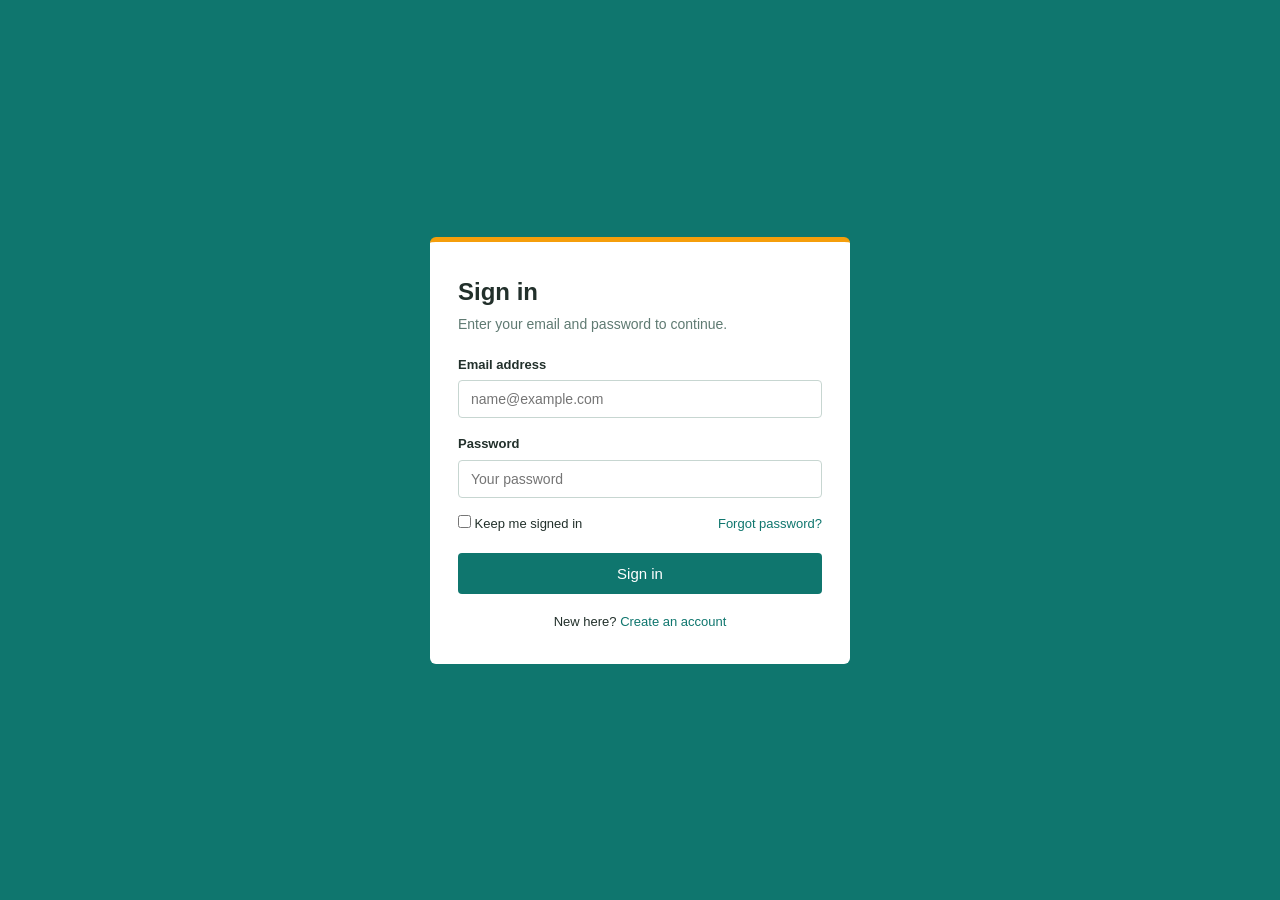
<file: index.html>
<!DOCTYPE html>
<html lang="en">
<head>
  <meta charset="UTF-8">
  <meta name="viewport" content="width=device-width, initial-scale=1.0">
  <title>Login</title>
  <link rel="stylesheet" href="css/style.css">
</head>
<body class="auth-body">
  <div class="auth-card">
    <h1>Sign in</h1>
    <p class="subtitle">Enter your email and password to continue.</p>

    <form action="dashboard.html" method="get">
      <div class="form-group">
        <label for="email">Email address</label>
        <input type="email" id="email" name="email" placeholder="name@example.com" required>
      </div>

      <div class="form-group">
        <label for="password">Password</label>
        <input type="password" id="password" name="password" placeholder="Your password" required>
      </div>

      <div class="form-row">
        <label class="checkbox"><input type="checkbox" name="remember"> Keep me signed in</label>
        <a href="#">Forgot password?</a>
      </div>

      <button type="submit" class="btn">Sign in</button>
    </form>

    <p class="switch-text">New here? <a href="register.html">Create an account</a></p>
  </div>
</body>
</html>
</file>
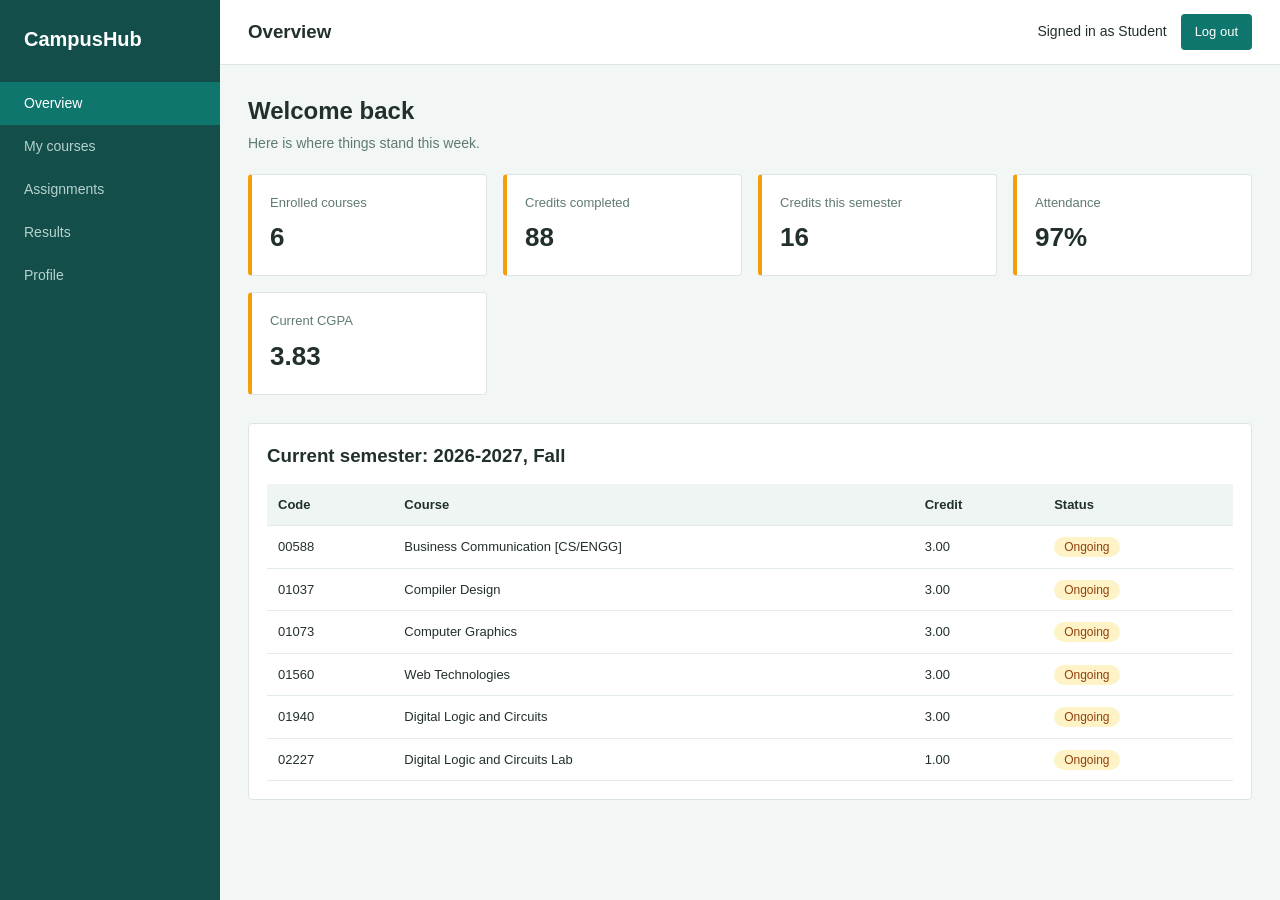
<file: dashboard.html>
<!DOCTYPE html>
<html lang="en">
<head>
  <meta charset="UTF-8">
  <meta name="viewport" content="width=device-width, initial-scale=1.0">
  <title>Dashboard</title>
  <link rel="stylesheet" href="css/style.css">
</head>
<body>
  <div class="layout">

    <aside class="sidebar">
      <h2 class="logo">CampusHub</h2>
      <nav>
        <a href="dashboard.html" class="active">Overview</a>
        <a href="#">My courses</a>
        <a href="#">Assignments</a>
        <a href="#">Results</a>
        <a href="#">Profile</a>
      </nav>
    </aside>

    <div class="main">
      <header class="topbar">
        <h3>Overview</h3>
        <div class="user-area">
          <span>Signed in as Student</span>
          <a href="index.html" class="btn btn-small">Log out</a>
        </div>
      </header>

      <main class="content">
        <h2>Welcome back</h2>
        <p class="subtitle">Here is where things stand this week.</p>

        <section class="cards">
          <div class="card"><h4>Enrolled courses</h4><p class="number">6</p></div>
          <div class="card"><h4>Credits completed</h4><p class="number">88</p></div>
          <div class="card"><h4>Credits this semester</h4><p class="number">16</p></div>
          <div class="card"><h4>Attendance</h4><p class="number">97%</p></div>
          <div class="card"><h4>Current CGPA</h4><p class="number">3.83</p></div>
        </section>

        <section class="table-box">
          <h3>Current semester: 2026-2027, Fall</h3>
          <table>
            <thead>
              <tr><th>Code</th><th>Course</th><th>Credit</th><th>Status</th></tr>
            </thead>
            <tbody>
              <tr><td>00588</td><td>Business Communication [CS/ENGG]</td><td>3.00</td><td><span class="badge warning">Ongoing</span></td></tr>
              <tr><td>01037</td><td>Compiler Design</td><td>3.00</td><td><span class="badge warning">Ongoing</span></td></tr>
              <tr><td>01073</td><td>Computer Graphics</td><td>3.00</td><td><span class="badge warning">Ongoing</span></td></tr>
              <tr><td>01560</td><td>Web Technologies</td><td>3.00</td><td><span class="badge warning">Ongoing</span></td></tr>
              <tr><td>01940</td><td>Digital Logic and Circuits</td><td>3.00</td><td><span class="badge warning">Ongoing</span></td></tr>
              <tr><td>02227</td><td>Digital Logic and Circuits Lab</td><td>1.00</td><td><span class="badge warning">Ongoing</span></td></tr>
            </tbody>
          </table>
        </section>

      </main>
    </div>
  </div>
</body>
</html>
</file>
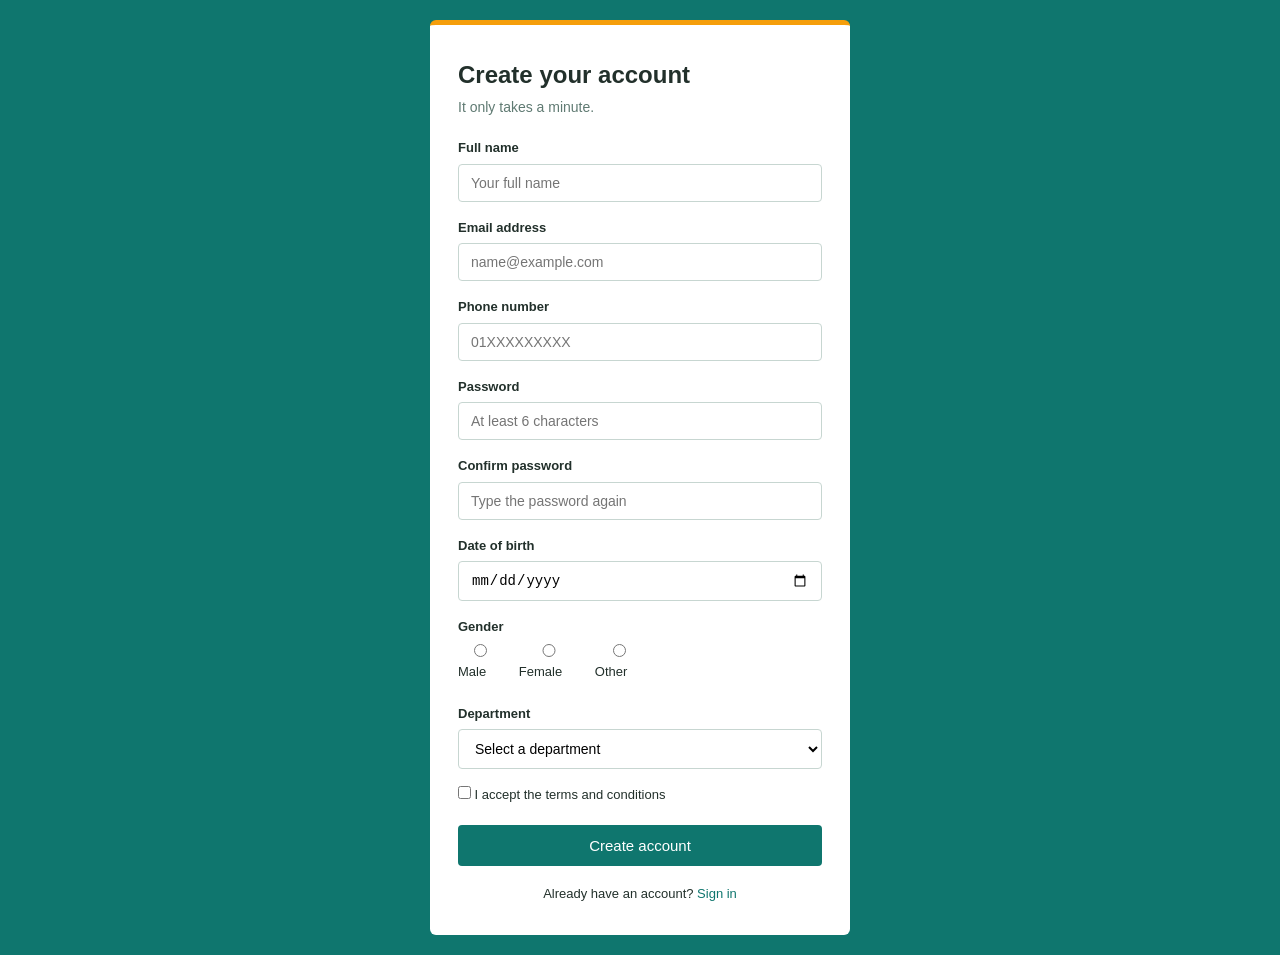
<file: register.html>
<!DOCTYPE html>
<html lang="en">
<head>
  <meta charset="UTF-8">
  <meta name="viewport" content="width=device-width, initial-scale=1.0">
  <title>Register</title>
  <link rel="stylesheet" href="css/style.css">
</head>
<body class="auth-body">
  <div class="auth-card">
    <h1>Create your account</h1>
    <p class="subtitle">It only takes a minute.</p>

    <form action="index.html" method="get">
      <div class="form-group">
        <label for="name">Full name</label>
        <input type="text" id="name" name="name" placeholder="Your full name" required>
      </div>

      <div class="form-group">
        <label for="email">Email address</label>
        <input type="email" id="email" name="email" placeholder="name@example.com" required>
      </div>

      <div class="form-group">
        <label for="phone">Phone number</label>
        <input type="tel" id="phone" name="phone" placeholder="01XXXXXXXXX">
      </div>

      <div class="form-group">
        <label for="password">Password</label>
        <input type="password" id="password" name="password" placeholder="At least 6 characters" minlength="6" required>
      </div>

      <div class="form-group">
        <label for="confirm">Confirm password</label>
        <input type="password" id="confirm" name="confirm" placeholder="Type the password again" minlength="6" required>
      </div>

      <div class="form-group">
        <label for="dob">Date of birth</label>
        <input type="date" id="dob" name="dob">
      </div>

      <div class="form-group">
        <label>Gender</label>
        <div class="radio-group">
          <label><input type="radio" name="gender" value="male" required> Male</label>
          <label><input type="radio" name="gender" value="female"> Female</label>
          <label><input type="radio" name="gender" value="other"> Other</label>
        </div>
      </div>

      <div class="form-group">
        <label for="dept">Department</label>
        <select id="dept" name="dept" required>
          <option value="">Select a department</option>
          <option value="cse">Computer Science</option>
          <option value="eee">Electrical Engineering</option>
          <option value="bba">Business Administration</option>
        </select>
      </div>

      <label class="checkbox"><input type="checkbox" name="terms" required> I accept the terms and conditions</label>

      <button type="submit" class="btn">Create account</button>
    </form>

    <p class="switch-text">Already have an account? <a href="index.html">Sign in</a></p>
  </div>
</body>
</html>
</file>
<file: css/style.css>
/* ===== Base ===== */
* { margin: 0; padding: 0; box-sizing: border-box; }

body {
  font-family: Verdana, Geneva, sans-serif;
  background-color: #f2f7f5;
  color: #22302b;
  line-height: 1.5;
}

a { color: #0f766e; text-decoration: none; }
a:hover { text-decoration: underline; }

.subtitle { color: #5f7a72; font-size: 14px; margin-bottom: 20px; }

/* ===== Button ===== */
.btn {
  display: block;
  width: 100%;
  padding: 12px;
  background-color: #0f766e;
  color: #fff;
  border: none;
  border-radius: 4px;
  font-size: 15px;
  cursor: pointer;
}
.btn:hover { background-color: #115e59; text-decoration: none; }
.btn-small { display: inline-block; width: auto; padding: 8px 14px; font-size: 13px; }

/* ===== Login & Register ===== */
.auth-body {
  min-height: 100vh;
  display: flex;
  justify-content: center;
  align-items: center;
  padding: 20px;
  background-color: #0f766e;
}

.auth-card {
  width: 100%;
  max-width: 420px;
  background-color: #fff;
  padding: 32px 28px;
  border-radius: 6px;
  border-top: 5px solid #f59e0b;
}

.auth-card h1 { font-size: 24px; margin-bottom: 4px; }

.form-group { margin-bottom: 16px; }
.form-group label { display: block; margin-bottom: 6px; font-size: 13px; font-weight: bold; }

.form-group input,
.form-group select {
  width: 100%;
  padding: 10px 12px;
  border: 1px solid #c7d6d1;
  border-radius: 4px;
  font-size: 14px;
  background-color: #fff;
}

.form-group input:focus,
.form-group select:focus {
  outline: 2px solid #0f766e;
  border-color: #0f766e;
}

.radio-group { display: flex; gap: 16px; font-size: 14px; }
.radio-group label { font-weight: normal; display: inline; }

.form-row {
  display: flex;
  justify-content: space-between;
  align-items: center;
  margin-bottom: 20px;
  font-size: 13px;
}

.checkbox { display: block; font-size: 13px; margin-bottom: 20px; }
.form-row .checkbox { margin-bottom: 0; }

.switch-text { text-align: center; margin-top: 18px; font-size: 13px; }

/* ===== Dashboard ===== */
.layout { display: flex; min-height: 100vh; }

.sidebar {
  width: 220px;
  background-color: #134e4a;
  color: #fff;
  padding: 24px 0;
}
.sidebar .logo { padding: 0 24px; margin-bottom: 28px; font-size: 20px; }
.sidebar nav a { display: block; padding: 11px 24px; color: #b6d3cd; font-size: 14px; }
.sidebar nav a:hover,
.sidebar nav a.active {
  background-color: #0f766e;
  color: #fff;
  text-decoration: none;
}

.main { flex: 1; display: flex; flex-direction: column; }

.topbar {
  display: flex;
  justify-content: space-between;
  align-items: center;
  background-color: #fff;
  padding: 14px 28px;
  border-bottom: 1px solid #dbe6e2;
}
.user-area { display: flex; align-items: center; gap: 14px; font-size: 14px; }

.content { padding: 28px; }
.content h2 { margin-bottom: 4px; }

.cards {
  display: grid;
  grid-template-columns: repeat(auto-fit, minmax(190px, 1fr));
  gap: 16px;
  margin-bottom: 28px;
}
.card {
  background-color: #fff;
  padding: 18px;
  border: 1px solid #dbe6e2;
  border-left: 4px solid #f59e0b;
  border-radius: 4px;
}
.card h4 { color: #5f7a72; font-size: 13px; font-weight: normal; }
.card .number { font-size: 26px; font-weight: bold; margin-top: 6px; }

.table-box {
  background-color: #fff;
  padding: 18px;
  border: 1px solid #dbe6e2;
  border-radius: 4px;
  overflow-x: auto;
}
.table-box h3 { margin-bottom: 14px; }

table { width: 100%; border-collapse: collapse; min-width: 480px; }
th, td { padding: 11px; text-align: left; border-bottom: 1px solid #e4ece9; font-size: 13px; }
th { background-color: #eef5f2; }

.badge { padding: 3px 10px; border-radius: 10px; font-size: 12px; }
.badge.success { background-color: #d1fae5; color: #065f46; }
.badge.warning { background-color: #fef3c7; color: #92400e; }
.badge.danger  { background-color: #fee2e2; color: #b91c1c; }

/* ===== Mobile ===== */
@media (max-width: 768px) {
  .layout { flex-direction: column; }
  .sidebar { width: 100%; padding: 14px 0; }
  .sidebar .logo { margin-bottom: 8px; }
  .sidebar nav { display: flex; flex-wrap: wrap; }
  .sidebar nav a { padding: 9px 16px; }
  .topbar, .content { padding: 14px; }
}
</file>
